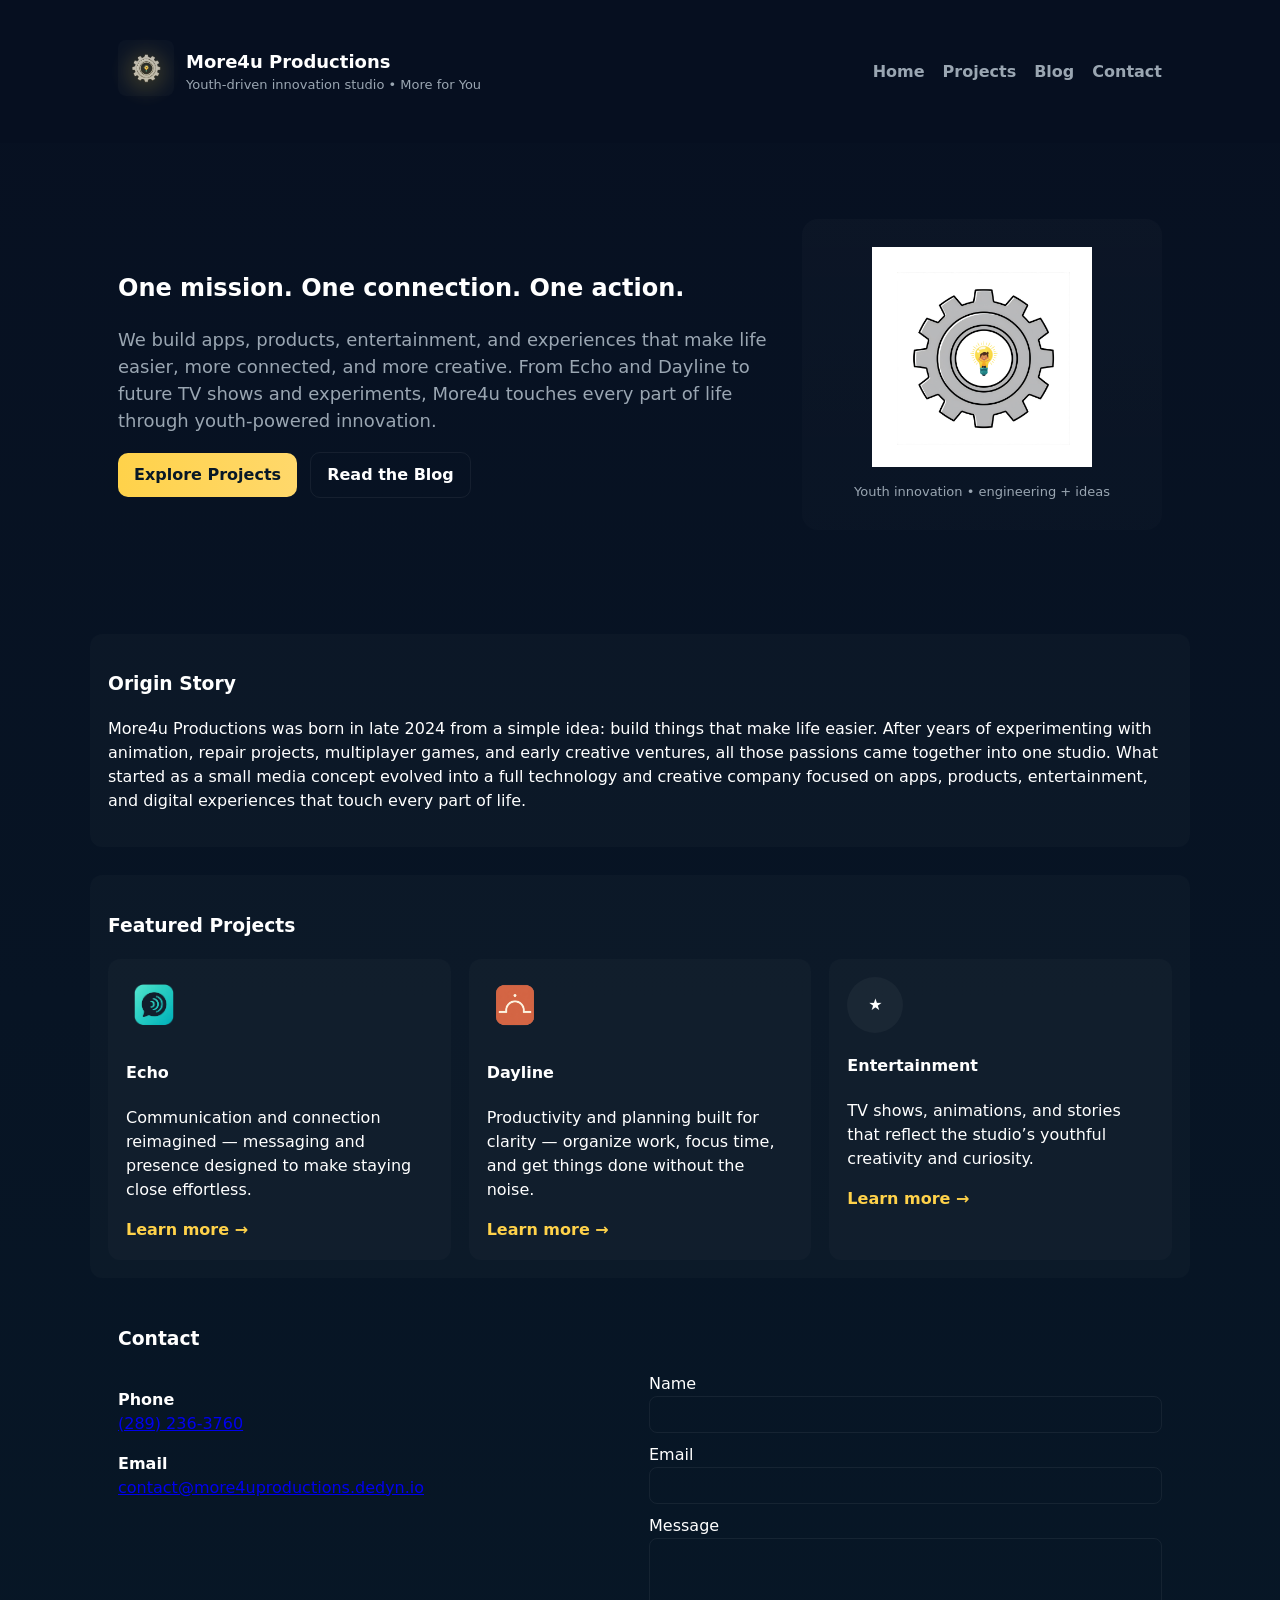
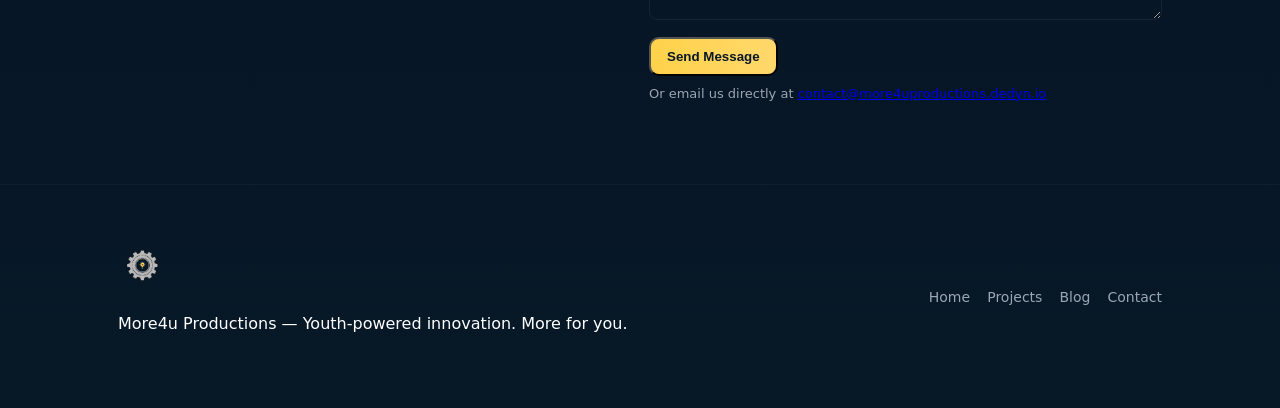
<file: index.html>
<!doctype html>
<html lang="en">
<head>
  <meta charset="utf-8" />
  <meta name="viewport" content="width=device-width,initial-scale=1" />
  <title>More4u Productions — Youth Driven Innovation</title>
  <link rel="stylesheet" href="styles.css" />
</head>
<body>
<header class="site-header">
  <div class="container header-inner">
    <div class="brand">
      <div class="logo-wrapper animated-logo">
        <img src="assets/more4u-logo.png" alt="More4u logo" class="logo" />
      </div>
      <div class="brand-text">
        <h1>More4u Productions</h1>
        <p class="tag">Youth-driven innovation studio • More for You</p>
      </div>
    </div>
    <nav class="main-nav">
      <a href="index.html">Home</a>
      <a href="projects.html">Projects</a>
      <a href="blog.html">Blog</a>
      <a href="#contact">Contact</a>
    </nav>
    <button class="nav-toggle" aria-label="Open menu">☰</button>
  </div>
</header>

<main>
  <section class="hero">
    <div class="container hero-grid">
      <div class="hero-copy">
        <h2>One mission. One connection. One action.</h2>
        <p class="lead">
          We build apps, products, entertainment, and experiences that make life easier,
          more connected, and more creative. From Echo and Dayline to future TV shows and experiments,
          More4u touches every part of life through youth-powered innovation.
        </p>
        <a class="btn primary" href="projects.html">Explore Projects</a>
        <a class="btn ghost" href="blog.html">Read the Blog</a>
      </div>
      <div class="hero-art">
        <div class="logo-card">
          <img src="assets/more4u-logo-transparent.png" alt="More4u logo transparent" />
          <figcaption>Youth innovation • engineering + ideas</figcaption>
        </div>
      </div>
    </div>
  </section>

  <section class="origin container">
    <h3>Origin Story</h3>
    <p>
      More4u Productions was born in late 2024 from a simple idea: build things that make life easier.
      After years of experimenting with animation, repair projects, multiplayer games, and early creative ventures,
      all those passions came together into one studio. What started as a small media concept evolved into a full
      technology and creative company focused on apps, products, entertainment, and digital experiences that touch
      every part of life.
    </p>
  </section>

  <section class="featured container">
    <h3>Featured Projects</h3>
    <div class="cards">
      <article class="card">
        <img src="assets/echo-icon.png" alt="Echo icon" class="card-icon" />
        <h4>Echo</h4>
        <p>Communication and connection reimagined — messaging and presence designed to make staying close effortless.</p>
        <a href="projects.html#echo" class="link">Learn more →</a>
      </article>

      <article class="card">
        <img src="assets/dayline-icon.png" alt="Dayline icon" class="card-icon" />
        <h4>Dayline</h4>
        <p>Productivity and planning built for clarity — organize work, focus time, and get things done without the noise.</p>
        <a href="projects.html#dayline" class="link">Learn more →</a>
      </article>

      <article class="card">
        <div class="card-icon placeholder">★</div>
        <h4>Entertainment</h4>
        <p>TV shows, animations, and stories that reflect the studio’s youthful creativity and curiosity.</p>
        <a href="projects.html#entertainment" class="link">Learn more →</a>
      </article>
    </div>
  </section>

  <section id="contact" class="contact container">
    <h3>Contact</h3>
    <div class="contact-grid">
      <div>
        <p><strong>Phone</strong><br /><a href="tel:+12892363760">(289) 236-3760</a></p>
        <p><strong>Email</strong><br /><a href="mailto:contact@more4uproductions.dedyn.io">contact@more4uproductions.dedyn.io</a></p>
      </div>
      <div>
        <form id="contactForm" class="contact-form" onsubmit="return handleContact(event)">
          <label>Name<input type="text" id="name" required /></label>
          <label>Email<input type="email" id="email" required /></label>
          <label>Message<textarea id="message" rows="4" required></textarea></label>
          <button class="btn primary" type="submit">Send Message</button>
          <p class="form-note">
            Or email us directly at
            <a href="mailto:contact@more4uproductions.dedyn.io">contact@more4uproductions.dedyn.io</a>
          </p>
        </form>
      </div>
    </div>
  </section>
</main>

<footer class="site-footer">
  <div class="container footer-inner">
    <div class="footer-brand">
      <img src="assets/more4u-logo-footer.png" alt="More4u logo footer" class="footer-logo" />
      <p>More4u Productions — Youth-powered innovation. More for you.</p>
    </div>
    <nav class="footer-nav">
      <a href="index.html">Home</a>
      <a href="projects.html">Projects</a>
      <a href="blog.html">Blog</a>
      <a href="#contact">Contact</a>
    </nav>
  </div>
</footer>

<script src="scripts.js"></script>
</body>
</html>
</file>
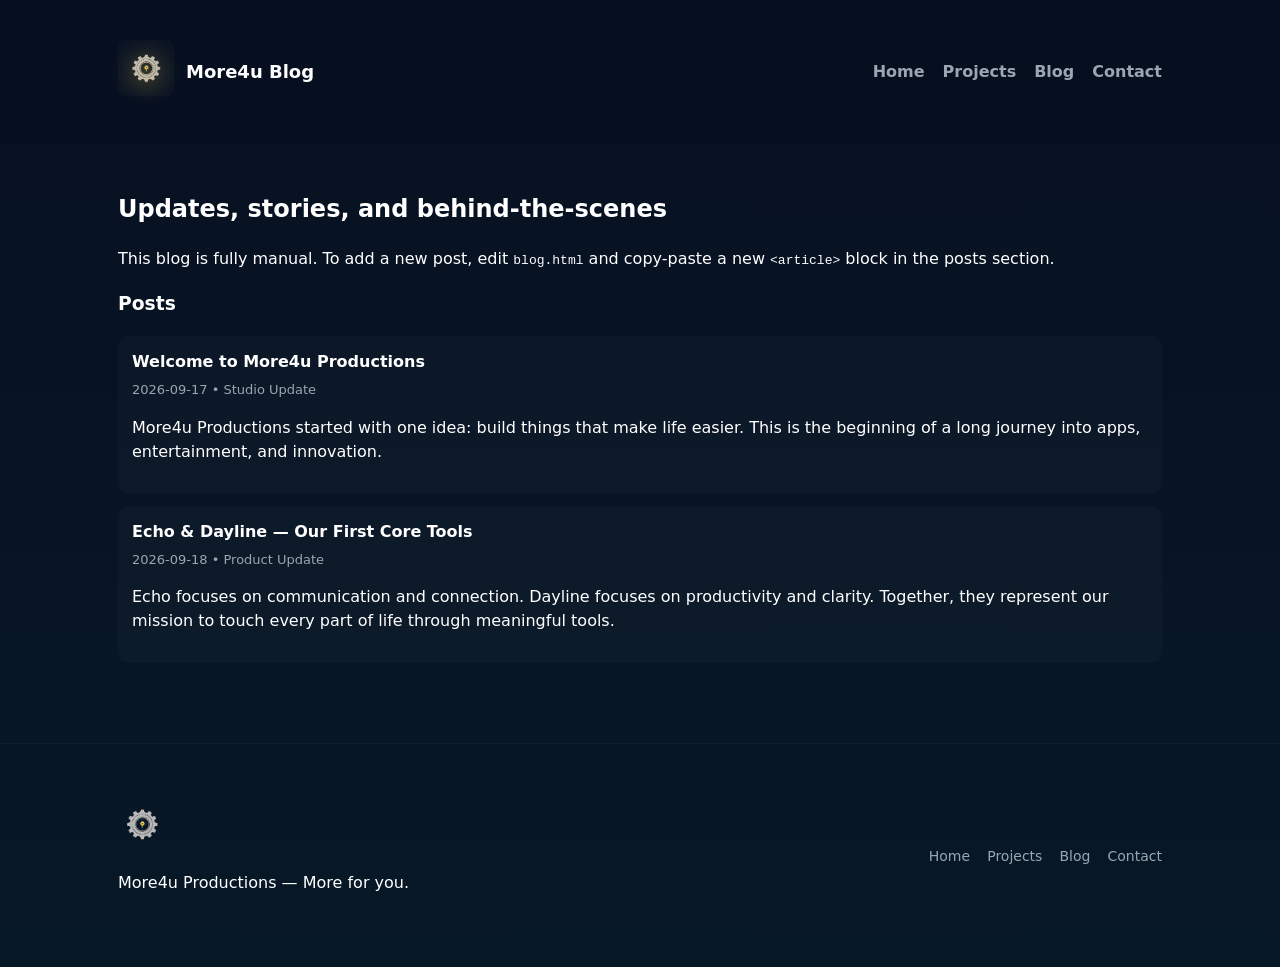
<file: blog.html>
<!doctype html>
<html lang="en">
<head>
  <meta charset="utf-8" />
  <meta name="viewport" content="width=device-width,initial-scale=1" />
  <title>Blog — More4u Productions</title>
  <link rel="stylesheet" href="styles.css" />
</head>
<body>
<header class="site-header small">
  <div class="container header-inner">
    <div class="brand">
      <div class="logo-wrapper animated-logo">
        <img src="assets/more4u-logo.png" alt="More4u logo" class="logo" />
      </div>
      <div class="brand-text">
        <h1>More4u Blog</h1>
      </div>
    </div>
    <nav class="main-nav">
      <a href="index.html">Home</a>
      <a href="projects.html">Projects</a>
      <a href="blog.html">Blog</a>
      <a href="index.html#contact">Contact</a>
    </nav>
    <button class="nav-toggle" aria-label="Open menu">☰</button>
  </div>
</header>

<main class="container blog-page">
  <section class="blog-intro">
    <h2>Updates, stories, and behind-the-scenes</h2>
    <p>This blog is fully manual. To add a new post, edit <code>blog.html</code> and copy-paste a new <code>&lt;article&gt;</code> block in the posts section.</p>
  </section>

  <section class="posts-list">
    <h3>Posts</h3>
    <div id="posts">
      <article class="post">
        <h4>Welcome to More4u Productions</h4>
        <div class="meta">2026-09-17 • Studio Update</div>
        <p>
          More4u Productions started with one idea: build things that make life easier.
          This is the beginning of a long journey into apps, entertainment, and innovation.
        </p>
      </article>

      <article class="post">
        <h4>Echo & Dayline — Our First Core Tools</h4>
        <div class="meta">2026-09-18 • Product Update</div>
        <p>
          Echo focuses on communication and connection. Dayline focuses on productivity and clarity.
          Together, they represent our mission to touch every part of life through meaningful tools.
        </p>
      </article>

      <!-- Add new posts by copying this block -->
      <!--
      <article class="post">
        <h4>Post title here</h4>
        <div class="meta">YYYY-MM-DD • Tag or category</div>
        <p>
          Your post content here. Write like a normal blog paragraph.
        </p>
      </article>
      -->
    </div>
  </section>
</main>

<footer class="site-footer">
  <div class="container footer-inner">
    <div class="footer-brand">
      <img src="assets/more4u-logo-footer.png" alt="More4u logo footer" class="footer-logo" />
      <p>More4u Productions — More for you.</p>
    </div>
    <nav class="footer-nav">
      <a href="index.html">Home</a>
      <a href="projects.html">Projects</a>
      <a href="blog.html">Blog</a>
      <a href="index.html#contact">Contact</a>
    </nav>
  </div>
</footer>

<script src="scripts.js"></script>
</body>
</html>
</file>
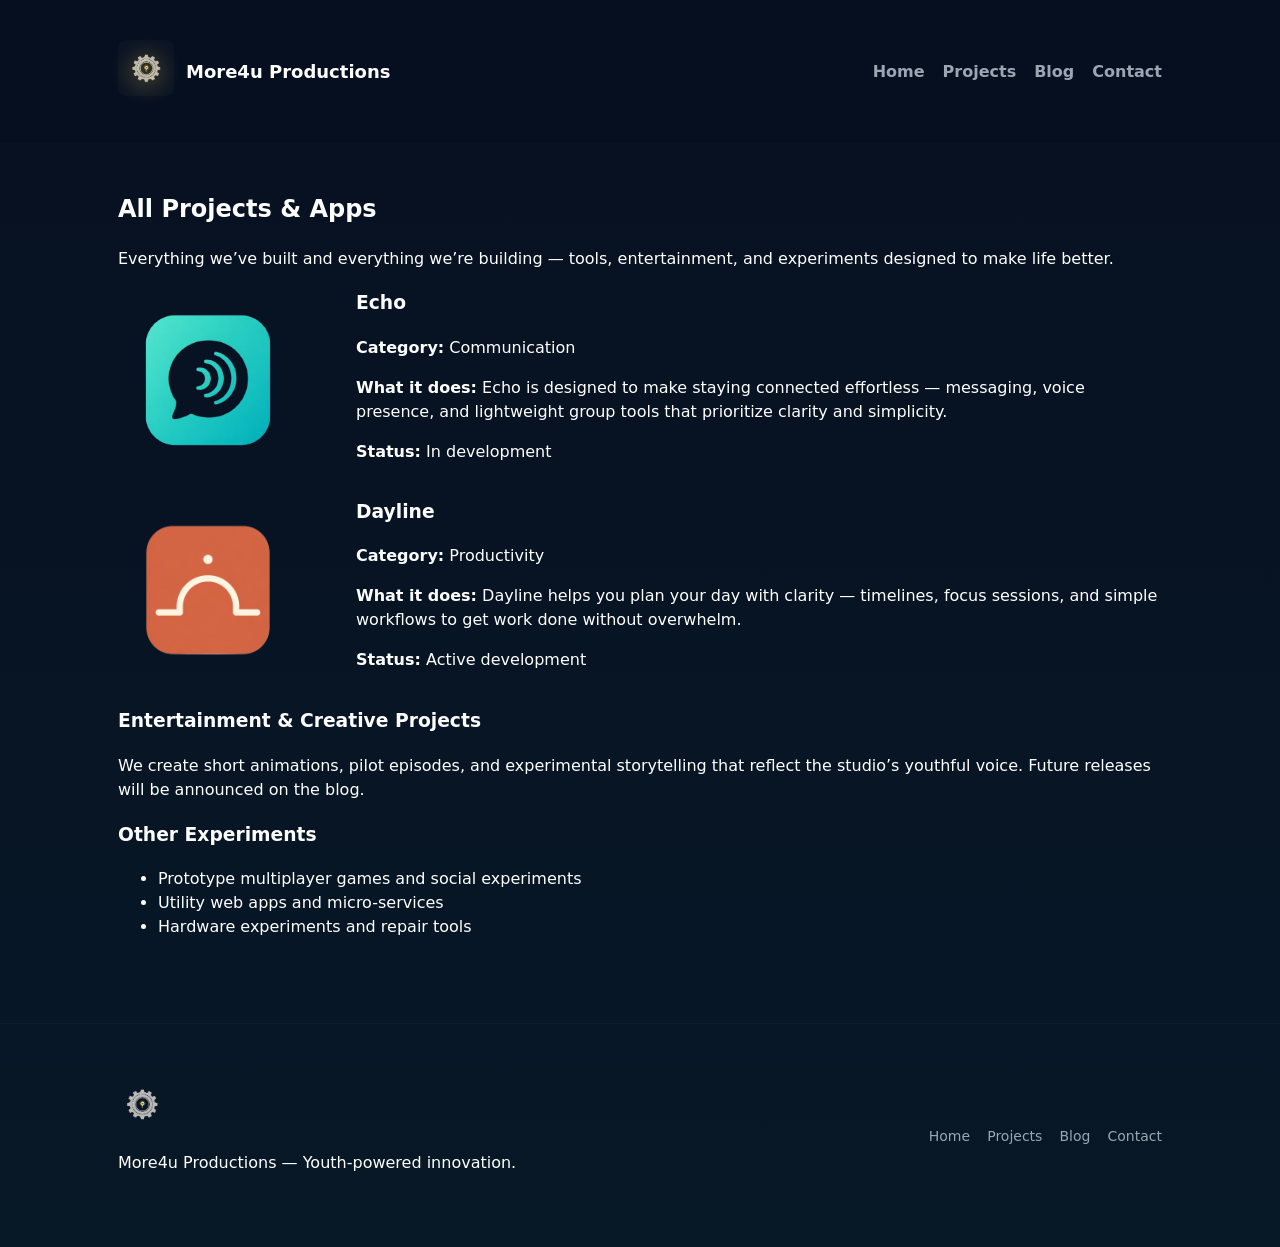
<file: projects.html>
<!doctype html>
<html lang="en">
<head>
  <meta charset="utf-8" />
  <meta name="viewport" content="width=device-width,initial-scale=1" />
  <title>Projects — More4u Productions</title>
  <link rel="stylesheet" href="styles.css" />
</head>
<body>
<header class="site-header small">
  <div class="container header-inner">
    <div class="brand">
      <div class="logo-wrapper animated-logo">
        <img src="assets/more4u-logo.png" alt="More4u logo" class="logo" />
      </div>
      <div class="brand-text">
        <h1>More4u Productions</h1>
      </div>
    </div>
    <nav class="main-nav">
      <a href="index.html">Home</a>
      <a href="projects.html">Projects</a>
      <a href="blog.html">Blog</a>
      <a href="index.html#contact">Contact</a>
    </nav>
    <button class="nav-toggle" aria-label="Open menu">☰</button>
  </div>
</header>

<main class="container">
  <section class="projects-hero">
    <h2>All Projects & Apps</h2>
    <p>Everything we’ve built and everything we’re building — tools, entertainment, and experiments designed to make life better.</p>
  </section>

  <section id="echo" class="project">
    <div class="project-grid">
      <div class="project-media">
        <img src="assets/echo-icon.png" alt="Echo icon" />
      </div>
      <div class="project-copy">
        <h3>Echo</h3>
        <p><strong>Category:</strong> Communication</p>
        <p><strong>What it does:</strong> Echo is designed to make staying connected effortless — messaging, voice presence, and lightweight group tools that prioritize clarity and simplicity.</p>
        <p><strong>Status:</strong> In development</p>
      </div>
    </div>
  </section>

  <section id="dayline" class="project">
    <div class="project-grid reverse">
      <div class="project-media">
        <img src="assets/dayline-icon.png" alt="Dayline icon" />
      </div>
      <div class="project-copy">
        <h3>Dayline</h3>
        <p><strong>Category:</strong> Productivity</p>
        <p><strong>What it does:</strong> Dayline helps you plan your day with clarity — timelines, focus sessions, and simple workflows to get work done without overwhelm.</p>
        <p><strong>Status:</strong> Active development</p>
      </div>
    </div>
  </section>

  <section id="entertainment" class="project">
    <h3>Entertainment & Creative Projects</h3>
    <p>We create short animations, pilot episodes, and experimental storytelling that reflect the studio’s youthful voice. Future releases will be announced on the blog.</p>
  </section>

  <section class="more-projects">
    <h3>Other Experiments</h3>
    <ul>
      <li>Prototype multiplayer games and social experiments</li>
      <li>Utility web apps and micro-services</li>
      <li>Hardware experiments and repair tools</li>
    </ul>
  </section>
</main>

<footer class="site-footer">
  <div class="container footer-inner">
    <div class="footer-brand">
      <img src="assets/more4u-logo-footer.png" alt="More4u logo footer" class="footer-logo" />
      <p>More4u Productions — Youth-powered innovation.</p>
    </div>
    <nav class="footer-nav">
      <a href="index.html">Home</a>
      <a href="projects.html">Projects</a>
      <a href="blog.html">Blog</a>
      <a href="index.html#contact">Contact</a>
    </nav>
  </div>
</footer>

<script src="scripts.js"></script>
</body>
</html>
</file>
<file: styles.css>
:root{
  --bg:#0f1720;
  --card:#0b1220;
  --muted:#9aa6b2;
  --accent-yellow:#ffd24a;
  --accent-teal:#2ec4b6;
  --accent-red:#ff6b4a;
  --white:#ffffff;
  --max-width:1100px;
  --radius:12px;
  font-family:"Inter",system-ui,-apple-system,"Segoe UI",Roboto,"Helvetica Neue",Arial;
}
*{box-sizing:border-box}
body{
  margin:0;
  background:linear-gradient(180deg,#071021 0%,#071827 100%);
  color:var(--white);
  line-height:1.5;
  -webkit-font-smoothing:antialiased;
}
.container{max-width:var(--max-width);margin:0 auto;padding:28px}
.site-header{
  position:sticky;top:0;z-index:40;
  background:rgba(7,16,33,0.9);
  backdrop-filter:blur(12px);
  padding:12px 0;
}
.header-inner{display:flex;align-items:center;justify-content:space-between;gap:16px}
.brand{display:flex;align-items:center;gap:12px}
.logo{width:56px;height:56px;object-fit:contain;border-radius:8px;background:rgba(255,255,255,0.02);padding:6px}
.brand-text h1{margin:0;font-size:18px}
.tag{margin:0;color:var(--muted);font-size:13px}
.main-nav{display:flex;gap:18px;align-items:center}
.main-nav a{color:var(--muted);text-decoration:none;font-weight:600}
.main-nav a:hover,.footer-nav a:hover,.link:hover{color:var(--white)}
.nav-toggle{display:none;background:transparent;border:0;color:var(--white);font-size:20px}
.hero{padding:48px 0}
.hero-grid{display:grid;grid-template-columns:1fr 360px;gap:28px;align-items:center}
.lead{color:var(--muted);font-size:18px}
.btn{display:inline-block;padding:10px 16px;border-radius:10px;text-decoration:none;font-weight:700;margin-right:8px}
.btn.primary{background:linear-gradient(90deg,var(--accent-yellow),#ffd86b);color:#071827}
.btn.ghost{background:transparent;border:1px solid rgba(255,255,255,0.06);color:var(--white)}
.logo-card{background:linear-gradient(180deg,rgba(255,255,255,0.02),rgba(255,255,255,0.01));padding:28px;border-radius:16px;text-align:center}
.logo-card img{max-width:220px;height:auto}
.logo-card figcaption{color:var(--muted);margin-top:8px;font-size:13px}
.origin,.featured{margin-top:28px;padding:18px;border-radius:12px;background:rgba(255,255,255,0.02)}
.cards{display:flex;gap:18px;flex-wrap:wrap}
.card{background:rgba(255,255,255,0.02);padding:18px;border-radius:12px;flex:1;min-width:220px}
.card-icon{width:56px;height:56px;object-fit:contain}
.card .link{color:var(--accent-yellow);text-decoration:none;font-weight:700}
.placeholder{display:flex;align-items:center;justify-content:center;background:rgba(255,255,255,0.04);border-radius:50%}
.contact-grid{display:grid;grid-template-columns:1fr 1fr;gap:18px;align-items:start}
.contact-form label{display:block;margin-bottom:10px}
.contact-form input,.contact-form textarea{
  width:100%;padding:10px;border-radius:8px;
  border:1px solid rgba(255,255,255,0.06);
  background:transparent;color:var(--white);
}
.form-note{color:var(--muted);font-size:13px;margin-top:8px}
.site-footer{border-top:1px solid rgba(255,255,255,0.03);padding:28px 0;margin-top:40px}
.footer-inner{display:flex;justify-content:space-between;align-items:center;gap:16px}
.footer-logo{width:48px;height:48px}
.footer-nav a{color:var(--muted);text-decoration:none;margin-left:12px;font-size:14px}
.project-grid{display:grid;grid-template-columns:220px 1fr;gap:18px;align-items:center;margin:18px 0}
.project-media img{width:180px;height:auto}
.project-copy h3{margin-top:0}
.blog-page .posts-list .post{background:rgba(255,255,255,0.02);padding:14px;border-radius:10px;margin-bottom:12px}
.post h4{margin:0 0 6px 0}
.post .meta{color:var(--muted);font-size:13px;margin-bottom:8px}
.animated-logo{position:relative;animation:floatLogo 4s ease-in-out infinite}
.animated-logo::before{
  content:"";position:absolute;inset:-6px;border-radius:50%;
  background:radial-gradient(circle,rgba(255,210,74,0.25),transparent 60%);
  filter:blur(6px);opacity:0.8;animation:glowPulse 3s ease-in-out infinite;
}
@keyframes floatLogo{0%{transform:translateY(0)}50%{transform:translateY(-6px)}100%{transform:translateY(0)}}
@keyframes glowPulse{0%{opacity:0.4}50%{opacity:0.9}100%{opacity:0.4}}
@media (max-width:900px){
  .hero-grid,.project-grid,.contact-grid{grid-template-columns:1fr}
  .main-nav{display:none;flex-direction:column;position:absolute;right:28px;top:78px;background:#071021;padding:16px;border-radius:10px}
  .nav-toggle{display:block}
}
</file>
